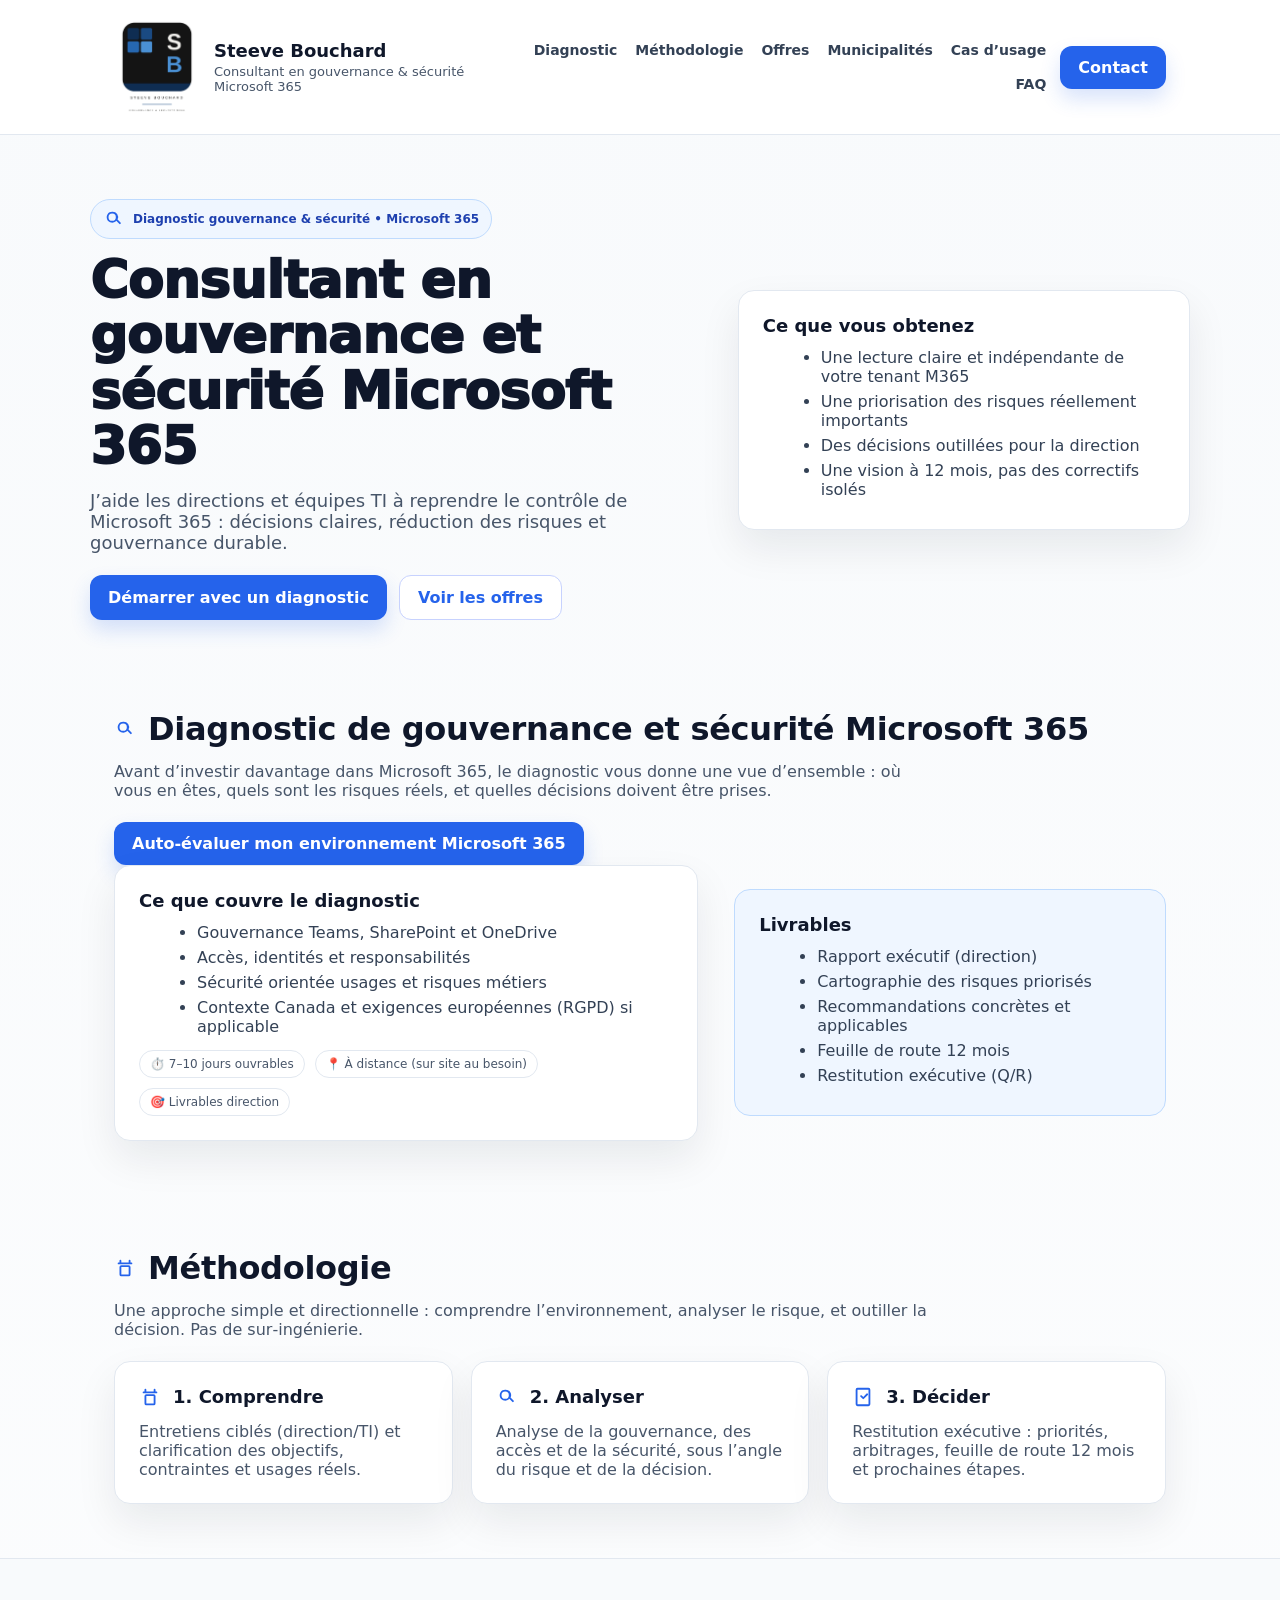
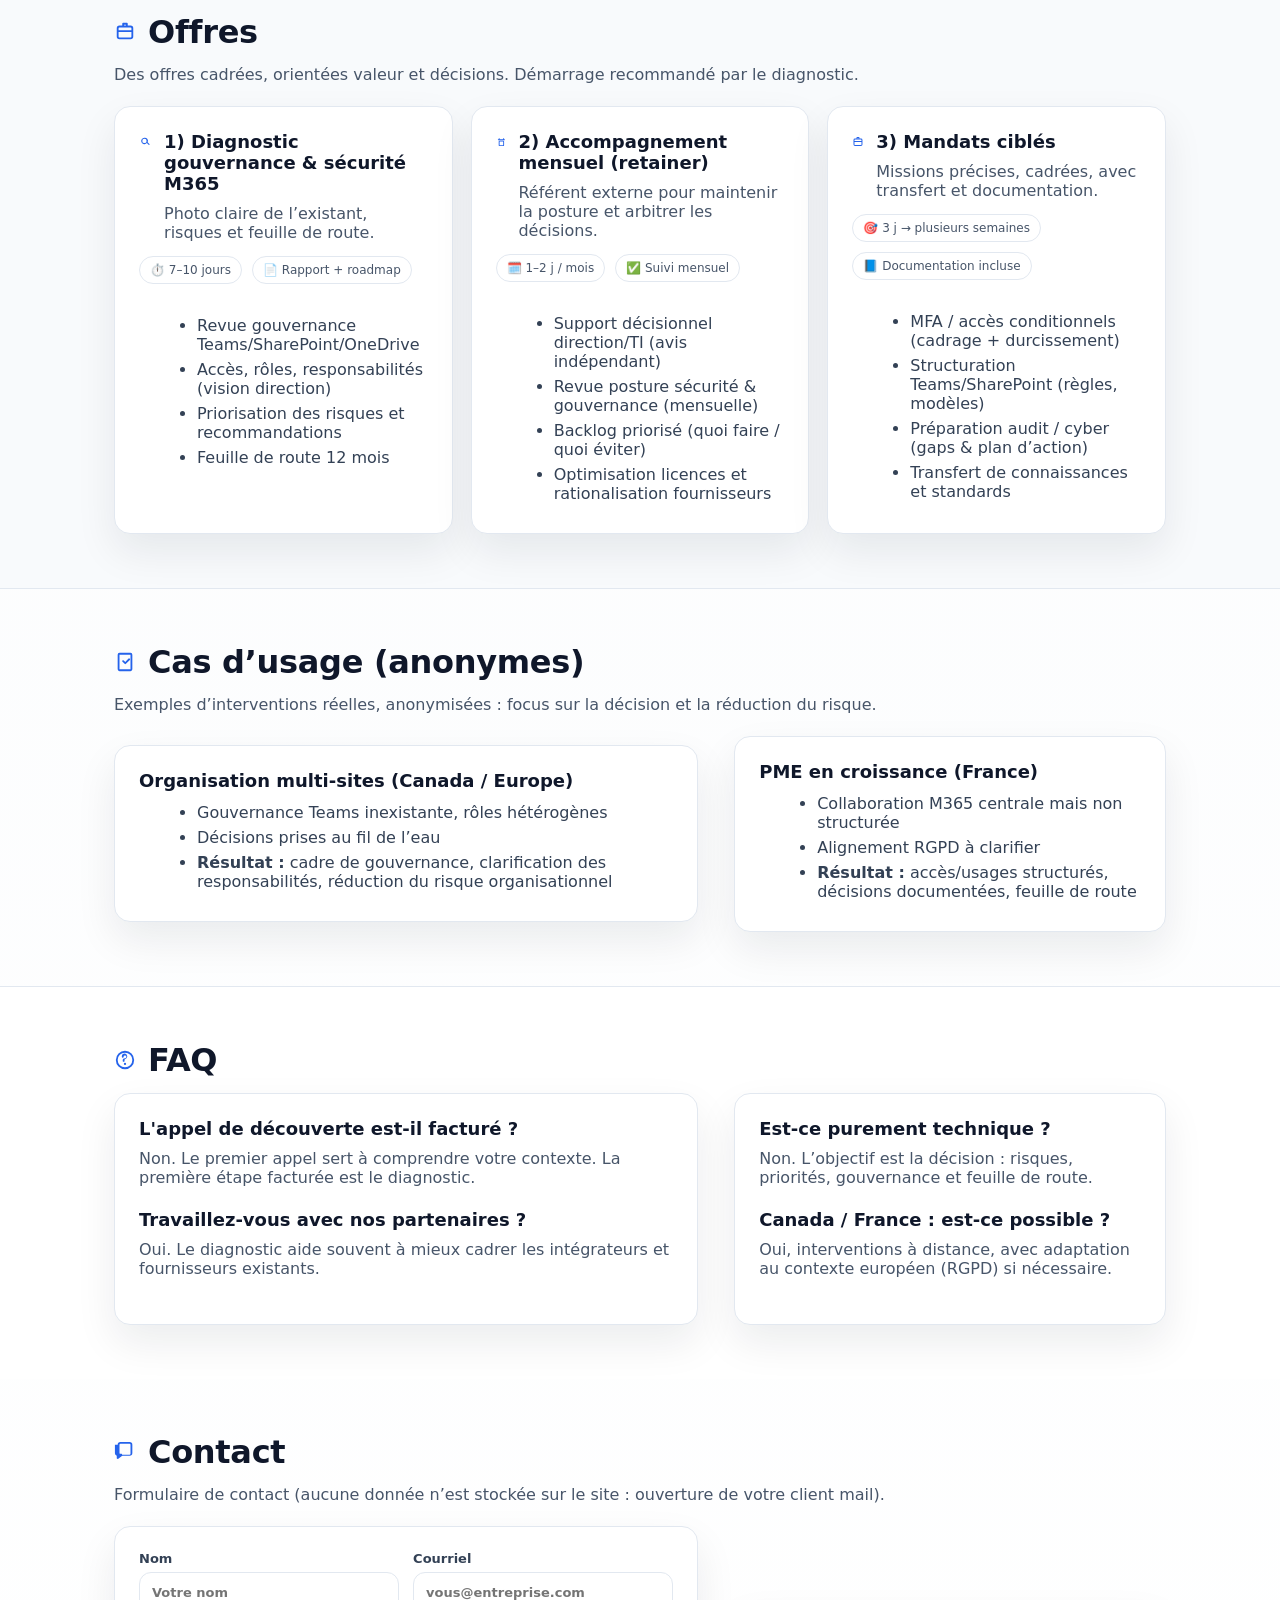
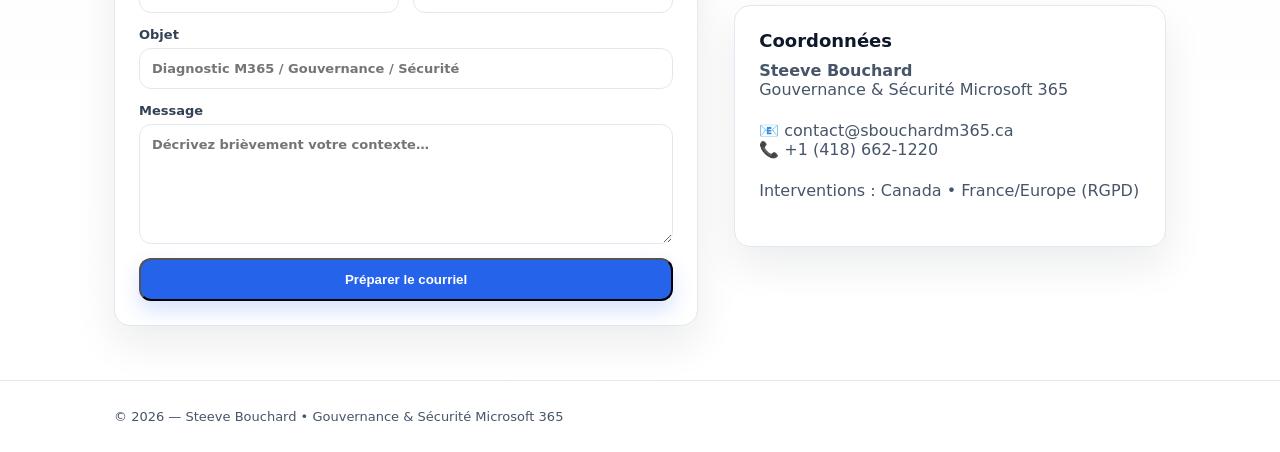
<file: index.html>
<!doctype html>
<html lang="fr-CA">
<!-- Schema ProfessionalService + Person -->
<script type="application/ld+json">
{
  "@context": "https://schema.org",
  "@type": "ProfessionalService",
  "name": "SBouchard M365",
  "url": "https://sbouchardm365.ca",
  "logo": "https://sbouchardm365.ca/assets/steeve_bouchard_logo_final.png",
  "description": "Conseil en gouvernance et sécurité Microsoft 365 pour PME et organisations.",
  "areaServed": { "@type": "AdministrativeArea", "name": "Québec" },
  "provider": {
    "@type": "Person",
    "name": "Steeve Bouchard",
    "jobTitle": "Consultant en gouvernance et sécurité Microsoft 365",
    "email": "contact@sbouchardm365.ca",
    "telephone": "+1-418-662-1220",
    "url": "https://sbouchardm365.ca"
  },
  "serviceType": [
    "Gouvernance Microsoft 365",
    "Sécurité Microsoft 365",
    "Diagnostic M365",
    "Accompagnement direction TI"
  ]
}
</script>

<!-- Schema FAQ -->
<script type="application/ld+json">
{
  "@context": "https://schema.org",
  "@type": "FAQPage",
  "mainEntity": [
    {
      "@type": "Question",
      "name": "Est-ce que le diagnostic Microsoft 365 est obligatoire avant un mandat ?",
      "acceptedAnswer": {
        "@type": "Answer",
        "text": "Oui. Le diagnostic constitue le point d’entrée recommandé afin d’évaluer la gouvernance, la sécurité et les risques avant toute intervention."
      }
    },
    {
      "@type": "Question",
      "name": "Travaillez-vous avec nos intégrateurs ou partenaires Microsoft existants ?",
      "acceptedAnswer": {
        "@type": "Answer",
        "text": "Oui. Le diagnostic permet de mieux cadrer le travail des intégrateurs et partenaires Microsoft déjà en place."
      }
    },
    {
      "@type": "Question",
      "name": "La gouvernance Microsoft 365 est-elle seulement une question technique ?",
      "acceptedAnswer": {
        "@type": "Answer",
        "text": "Non. La gouvernance Microsoft 365 est d’abord une question de décisions, de rôles et de responsabilités."
      }
    }
  ]
}
</script>

<head>
  <meta name="author" content="Steeve Bouchard" />
  <meta charset="utf-8" />
  <meta name="viewport" content="width=device-width, initial-scale=1" />
  <title>Consultant Microsoft 365 – Gouvernance & Sécurité | Steeve Bouchard M365</title>
  <meta name="description" content="Consultant en gouvernance et sécurité Microsoft 365. Diagnostic, accompagnement et mandats ciblés pour PME et organisations au Québec." />

  <link rel="stylesheet" href="/assets/css/main.css">

</head>
<body>

<header>
  <div class="container">
    <div class="bar">
      <a class="brand" href="#top">
        <img src="assets/steeve_bouchard_logo_final.png" alt="Logo Steeve Bouchard" />
        <div>
          <div class="name">Steeve Bouchard</div>
          <div class="tag">Consultant en gouvernance & sécurité Microsoft 365</div>
        </div>
      </a>
      <nav class="links" aria-label="Navigation">
        <a href="#diagnostic">Diagnostic</a>
        <a href="#methodologie">Méthodologie</a>
        <a href="#offres">Offres</a>
		<a href="/municipalites.html">Municipalités</a>
        <a href="#cas">Cas d’usage</a>
        <a href="#faq">FAQ</a>
      </nav>
      <a class="btn" href="#contact">Contact</a>
    </div>
  </div>
</header>

<main>
  <div id="top" class="container hero">
    <div class="grid2">
      <div>
        <div class="pill"><svg class='icon' viewBox='0 0 24 24' aria-hidden='true'><path d='M10 4a6 6 0 104.472 10.03l3.249 3.25a1 1 0 001.414-1.415l-3.25-3.249A6 6 0 0010 4zm0 2a4 4 0 110 8 4 4 0 010-8z'/></svg> Diagnostic gouvernance & sécurité • Microsoft 365</div>
        <h1>Consultant en gouvernance et sécurité Microsoft 365</h1>
        <p class="lead">J’aide les directions et équipes TI à reprendre le contrôle de Microsoft 365 : décisions claires, réduction des risques et gouvernance durable.</p>
        <div style="display:flex;gap:12px;flex-wrap:wrap">
          <a class="btn" href="#diagnostic">Démarrer avec un diagnostic</a>
          <a class="btn secondary" href="#offres">Voir les offres</a>
        </div>
      </div>
      <div class="card">
        <h3>Ce que vous obtenez</h3>
        <ul>
          <li>Une lecture claire et indépendante de votre tenant M365</li>
          <li>Une priorisation des risques réellement importants</li>
          <li>Des décisions outillées pour la direction</li>
          <li>Une vision à 12 mois, pas des correctifs isolés</li>
        </ul>
      </div>
    </div>
  </div>

  <section id="diagnostic">
    <div class="container">
      <div class="section-title"><svg class='icon' viewBox='0 0 24 24' aria-hidden='true'><path d='M10 4a6 6 0 104.472 10.03l3.249 3.25a1 1 0 001.414-1.415l-3.25-3.249A6 6 0 0010 4zm0 2a4 4 0 110 8 4 4 0 010-8z'/></svg><h2>Diagnostic de gouvernance et sécurité Microsoft 365</h2></div>
      <p class="sub">Avant d’investir davantage dans Microsoft 365, le diagnostic vous donne une vue d’ensemble : où vous en êtes, quels sont les risques réels, et quelles décisions doivent être prises.</p>
      <!-- ✅ CTA ajouté -->
	  <a href="/diagnostic/" class="btn primary">
		Auto‑évaluer mon environnement Microsoft 365
      </a>

	  <div class="grid2">
        <div class="card">
          <h3>Ce que couvre le diagnostic</h3>
          <ul>
            <li>Gouvernance Teams, SharePoint et OneDrive</li>
            <li>Accès, identités et responsabilités</li>
            <li>Sécurité orientée usages et risques métiers</li>
            <li>Contexte Canada et exigences européennes (RGPD) si applicable</li>
          </ul>
          <div class="meta" style="margin-top:14px">
            <span class="badge">⏱️ 7–10 jours ouvrables</span>
            <span class="badge">📍 À distance (sur site au besoin)</span>
            <span class="badge">🎯 Livrables direction</span>
          </div>
        </div>
        <div class="card soft">
          <h3>Livrables</h3>
          <ul>
            <li>Rapport exécutif (direction)</li>
            <li>Cartographie des risques priorisés</li>
            <li>Recommandations concrètes et applicables</li>
            <li>Feuille de route 12 mois</li>
            <li>Restitution exécutive (Q/R)</li>
          </ul>
        </div>
      </div>
    </div>
  </section>

  <section id="methodologie">
    <div class="container">
      <div class="section-title"><svg class='icon' viewBox='0 0 24 24' aria-hidden='true'><path d='M7 3a1 1 0 011 1v2h8V4a1 1 0 112 0v2h1a1 1 0 110 2H5a1 1 0 110-2h1V4a1 1 0 011-1zm-1 8a2 2 0 012-2h8a2 2 0 012 2v8a2 2 0 01-2 2H8a2 2 0 01-2-2v-8zm2 0v8h8v-8H8z'/></svg><h2>Méthodologie</h2></div>
      <p class="sub">Une approche simple et directionnelle : comprendre l’environnement, analyser le risque, et outiller la décision. Pas de sur‑ingénierie.</p>
      <div class="grid3">
        <div class="card">
          <div class="section-title"><svg class='icon' viewBox='0 0 24 24' aria-hidden='true'><path d='M7 3a1 1 0 011 1v2h8V4a1 1 0 112 0v2h1a1 1 0 110 2H5a1 1 0 110-2h1V4a1 1 0 011-1zm-1 8a2 2 0 012-2h8a2 2 0 012 2v8a2 2 0 01-2 2H8a2 2 0 01-2-2v-8zm2 0v8h8v-8H8z'/></svg><h3 style="margin:0">1. Comprendre</h3></div>
          <p style="margin:0;color:var(--muted)">Entretiens ciblés (direction/TI) et clarification des objectifs, contraintes et usages réels.</p>
        </div>
        <div class="card">
          <div class="section-title"><svg class='icon' viewBox='0 0 24 24' aria-hidden='true'><path d='M10 4a6 6 0 104.472 10.03l3.249 3.25a1 1 0 001.414-1.415l-3.25-3.249A6 6 0 0010 4zm0 2a4 4 0 110 8 4 4 0 010-8z'/></svg><h3 style="margin:0">2. Analyser</h3></div>
          <p style="margin:0;color:var(--muted)">Analyse de la gouvernance, des accès et de la sécurité, sous l’angle du risque et de la décision.</p>
        </div>
        <div class="card">
          <div class="section-title"><svg class='icon' viewBox='0 0 24 24' aria-hidden='true'><path d='M9 11a1 1 0 011.707-.707l1.586 1.586 3.586-3.586A1 1 0 0117.293 9.7l-4.293 4.293a1 1 0 01-1.414 0L9 11.414A1 1 0 019 11z'/><path d='M6 2h12a2 2 0 012 2v16a2 2 0 01-2 2H6a2 2 0 01-2-2V4a2 2 0 012-2zm0 2v16h12V4H6z'/></svg><h3 style="margin:0">3. Décider</h3></div>
          <p style="margin:0;color:var(--muted)">Restitution exécutive : priorités, arbitrages, feuille de route 12 mois et prochaines étapes.</p>
        </div>
      </div>
    </div>
  </section>

  <section id="offres" style="background:#f8fafc;border-top:1px solid var(--border);border-bottom:1px solid var(--border)">
    <div class="container">
      <div class="section-title"><svg class='icon' viewBox='0 0 24 24' aria-hidden='true'><path d='M10 2a1 1 0 00-1 1v2H6a3 3 0 00-3 3v9a3 3 0 003 3h12a3 3 0 003-3V8a3 3 0 00-3-3h-3V3a1 1 0 00-1-1h-4zm1 3V4h2v1h-2zM6 7h12a1 1 0 011 1v2H5V8a1 1 0 011-1zm13 5v5a1 1 0 01-1 1H6a1 1 0 01-1-1v-5h14z'/></svg><h2>Offres</h2></div>
      <p class="sub">Des offres cadrées, orientées valeur et décisions. Démarrage recommandé par le diagnostic.</p>
      <div class="grid3">
        <div class="card offer">
          <div class="top"><svg class='icon' viewBox='0 0 24 24' aria-hidden='true'><path d='M10 4a6 6 0 104.472 10.03l3.249 3.25a1 1 0 001.414-1.415l-3.25-3.249A6 6 0 0010 4zm0 2a4 4 0 110 8 4 4 0 010-8z'/></svg><div><h3>1) Diagnostic gouvernance & sécurité M365</h3><p>Photo claire de l’existant, risques et feuille de route.</p></div></div>
          <div class="meta"><span class="badge">⏱️ 7–10 jours</span><span class="badge">📄 Rapport + roadmap</span></div>
          <ul>
            <li>Revue gouvernance Teams/SharePoint/OneDrive</li>
            <li>Accès, rôles, responsabilités (vision direction)</li>
            <li>Priorisation des risques et recommandations</li>
            <li>Feuille de route 12 mois</li>
          </ul>
        </div>
        <div class="card offer">
          <div class="top"><svg class='icon' viewBox='0 0 24 24' aria-hidden='true'><path d='M7 3a1 1 0 011 1v2h8V4a1 1 0 112 0v2h1a1 1 0 110 2H5a1 1 0 110-2h1V4a1 1 0 011-1zm-1 8a2 2 0 012-2h8a2 2 0 012 2v8a2 2 0 01-2 2H8a2 2 0 01-2-2v-8zm2 0v8h8v-8H8z'/></svg><div><h3>2) Accompagnement mensuel (retainer)</h3><p>Référent externe pour maintenir la posture et arbitrer les décisions.</p></div></div>
          <div class="meta"><span class="badge">🗓️ 1–2 j / mois</span><span class="badge">✅ Suivi mensuel</span></div>
          <ul>
            <li>Support décisionnel direction/TI (avis indépendant)</li>
            <li>Revue posture sécurité & gouvernance (mensuelle)</li>
            <li>Backlog priorisé (quoi faire / quoi éviter)</li>
            <li>Optimisation licences et rationalisation fournisseurs</li>
          </ul>
        </div>
        <div class="card offer">
          <div class="top"><svg class='icon' viewBox='0 0 24 24' aria-hidden='true'><path d='M10 2a1 1 0 00-1 1v2H6a3 3 0 00-3 3v9a3 3 0 003 3h12a3 3 0 003-3V8a3 3 0 00-3-3h-3V3a1 1 0 00-1-1h-4zm1 3V4h2v1h-2zM6 7h12a1 1 0 011 1v2H5V8a1 1 0 011-1zm13 5v5a1 1 0 01-1 1H6a1 1 0 01-1-1v-5h14z'/></svg><div><h3>3) Mandats ciblés</h3><p>Missions précises, cadrées, avec transfert et documentation.</p></div></div>
          <div class="meta"><span class="badge">🎯 3 j → plusieurs semaines</span><span class="badge">📘 Documentation incluse</span></div>
          <ul>
            <li>MFA / accès conditionnels (cadrage + durcissement)</li>
            <li>Structuration Teams/SharePoint (règles, modèles)</li>
            <li>Préparation audit / cyber (gaps & plan d’action)</li>
            <li>Transfert de connaissances et standards</li>
          </ul>
        </div>
      </div>
    </div>
  </section>

  <section id="cas">
    <div class="container">
      <div class="section-title"><svg class='icon' viewBox='0 0 24 24' aria-hidden='true'><path d='M9 11a1 1 0 011.707-.707l1.586 1.586 3.586-3.586A1 1 0 0117.293 9.7l-4.293 4.293a1 1 0 01-1.414 0L9 11.414A1 1 0 019 11z'/><path d='M6 2h12a2 2 0 012 2v16a2 2 0 01-2 2H6a2 2 0 01-2-2V4a2 2 0 012-2zm0 2v16h12V4H6z'/></svg><h2>Cas d’usage (anonymes)</h2></div>
      <p class="sub">Exemples d’interventions réelles, anonymisées : focus sur la décision et la réduction du risque.</p>
      <div class="grid2">
        <div class="card">
          <h3>Organisation multi‑sites (Canada / Europe)</h3>
          <ul>
            <li>Gouvernance Teams inexistante, rôles hétérogènes</li>
            <li>Décisions prises au fil de l’eau</li>
            <li><strong>Résultat :</strong> cadre de gouvernance, clarification des responsabilités, réduction du risque organisationnel</li>
          </ul>
        </div>
        <div class="card">
          <h3>PME en croissance (France)</h3>
          <ul>
            <li>Collaboration M365 centrale mais non structurée</li>
            <li>Alignement RGPD à clarifier</li>
            <li><strong>Résultat :</strong> accès/usages structurés, décisions documentées, feuille de route</li>
          </ul>
        </div>
      </div>
    </div>
  </section>

  <section id="faq" style="background:#fff;border-top:1px solid var(--border)">
    <div class="container">
      <div class="section-title"><svg class='icon' viewBox='0 0 24 24' aria-hidden='true'><path d='M12 2a10 10 0 100 20 10 10 0 000-20zm0 18a8 8 0 110-16 8 8 0 010 16zm0-5a1.25 1.25 0 100 2.5A1.25 1.25 0 0012 15zm0-10a3.5 3.5 0 00-3.5 3.5 1 1 0 102 0A1.5 1.5 0 1112 10c-1.6 0-2.5.9-2.5 2.2V13a1 1 0 102 0v-.8c0-.6.2-.8.5-1 .9-.5 2.5-1.4 2.5-3.2A3.5 3.5 0 0012 5z'/></svg><h2>FAQ</h2></div>
      <div class="grid2">
        <div class="card">
          <h3>L'appel de découverte est-il facturé ?</h3>
          <p class="sub">Non. Le premier appel sert à comprendre votre contexte. La première étape facturée est le diagnostic.</p>
          <h3 style="margin-top:16px">Travaillez-vous avec nos partenaires ?</h3>
          <p class="sub">Oui. Le diagnostic aide souvent à mieux cadrer les intégrateurs et fournisseurs existants.</p>
        </div>
        <div class="card">
          <h3>Est-ce purement technique ?</h3>
          <p class="sub">Non. L’objectif est la décision : risques, priorités, gouvernance et feuille de route.</p>
          <h3 style="margin-top:16px">Canada / France : est-ce possible ?</h3>
          <p class="sub">Oui, interventions à distance, avec adaptation au contexte européen (RGPD) si nécessaire.</p>
        </div>
      </div>
    </div>
  </section>

  <section id="contact">
    <div class="container">
      <div class="section-title"><svg class='icon' viewBox='0 0 24 24' aria-hidden='true'><path d='M4 4a3 3 0 013-3h10a3 3 0 013 3v9a3 3 0 01-3 3H9l-4.3 3.23A1 1 0 013 18.7V16a3 3 0 01-2-3V4zm3-1a1 1 0 00-1 1v9a1 1 0 001 1h1a1 1 0 011 1v1.7L8.9 15.2A1 1 0 019.5 15H17a1 1 0 001-1V4a1 1 0 00-1-1H7z'/></svg><h2>Contact</h2></div>
      <p class="sub">Formulaire de contact (aucune donnée n’est stockée sur le site : ouverture de votre client mail).</p>
      <div class="grid2">
        <div class="card">
          <form id="contactForm">
            <div class="form-row">
              <label>Nom
                <input name="name" required placeholder="Votre nom" />
              </label>
              <label>Courriel
                <input name="email" type="email" required placeholder="vous@entreprise.com" />
              </label>
            </div>
            <label>Objet
              <input name="subject" placeholder="Diagnostic M365 / Gouvernance / Sécurité" />
            </label>
            <label>Message
              <textarea name="message" required placeholder="Décrivez brièvement votre contexte…"></textarea>
            </label>
            <button class="btn" type="submit">Préparer le courriel</button>
            <div class="success" id="success">✓ Votre client mail va s’ouvrir avec le message prérempli.</div>
          </form>
        </div>
        <div class="card">
          <h3>Coordonnées</h3>
          <p class="sub"><strong>Steeve Bouchard</strong><br>Gouvernance & Sécurité Microsoft 365</p>
          <p class="sub">📧 <a href="mailto:contact@sbouchardm365.ca">contact@sbouchardm365.ca</a><br>📞 +1 (418) 662-1220</p>
          <p class="sub">Interventions : Canada • France/Europe (RGPD)</p>
        </div>
      </div>
    </div>
  </section>
</main>

<footer>
  <div class="container">© 2026 — Steeve Bouchard • Gouvernance & Sécurité Microsoft 365</div>
</footer>

<script>
(function(){
  const form = document.getElementById('contactForm');
  if(!form) return;
  form.addEventListener('submit', function(e){
    e.preventDefault();
    const fd = new FormData(form);
    const name = String(fd.get('name')||'').trim();
    const email = String(fd.get('email')||'').trim();
    const subject = String(fd.get('subject')||'Demande – Gouvernance & Sécurité Microsoft 365').trim();
    const message = String(fd.get('message')||'').trim();
    const to = 'contact@sbouchardm365.ca';
    const body = "Bonjour,

Je me présente : " + name + ".
Mon courriel : " + email + ".

Contexte / besoin :
" + message + "

Merci,";
    const url = 'mailto:' + encodeURIComponent(to) + '?subject=' + encodeURIComponent(subject) + '&body=' + encodeURIComponent(body);
    const ok = document.getElementById('success');
    if(ok) ok.style.display = 'block';
    window.location.href = url;
  });
})();
</script>

</body>
</html>
</file>
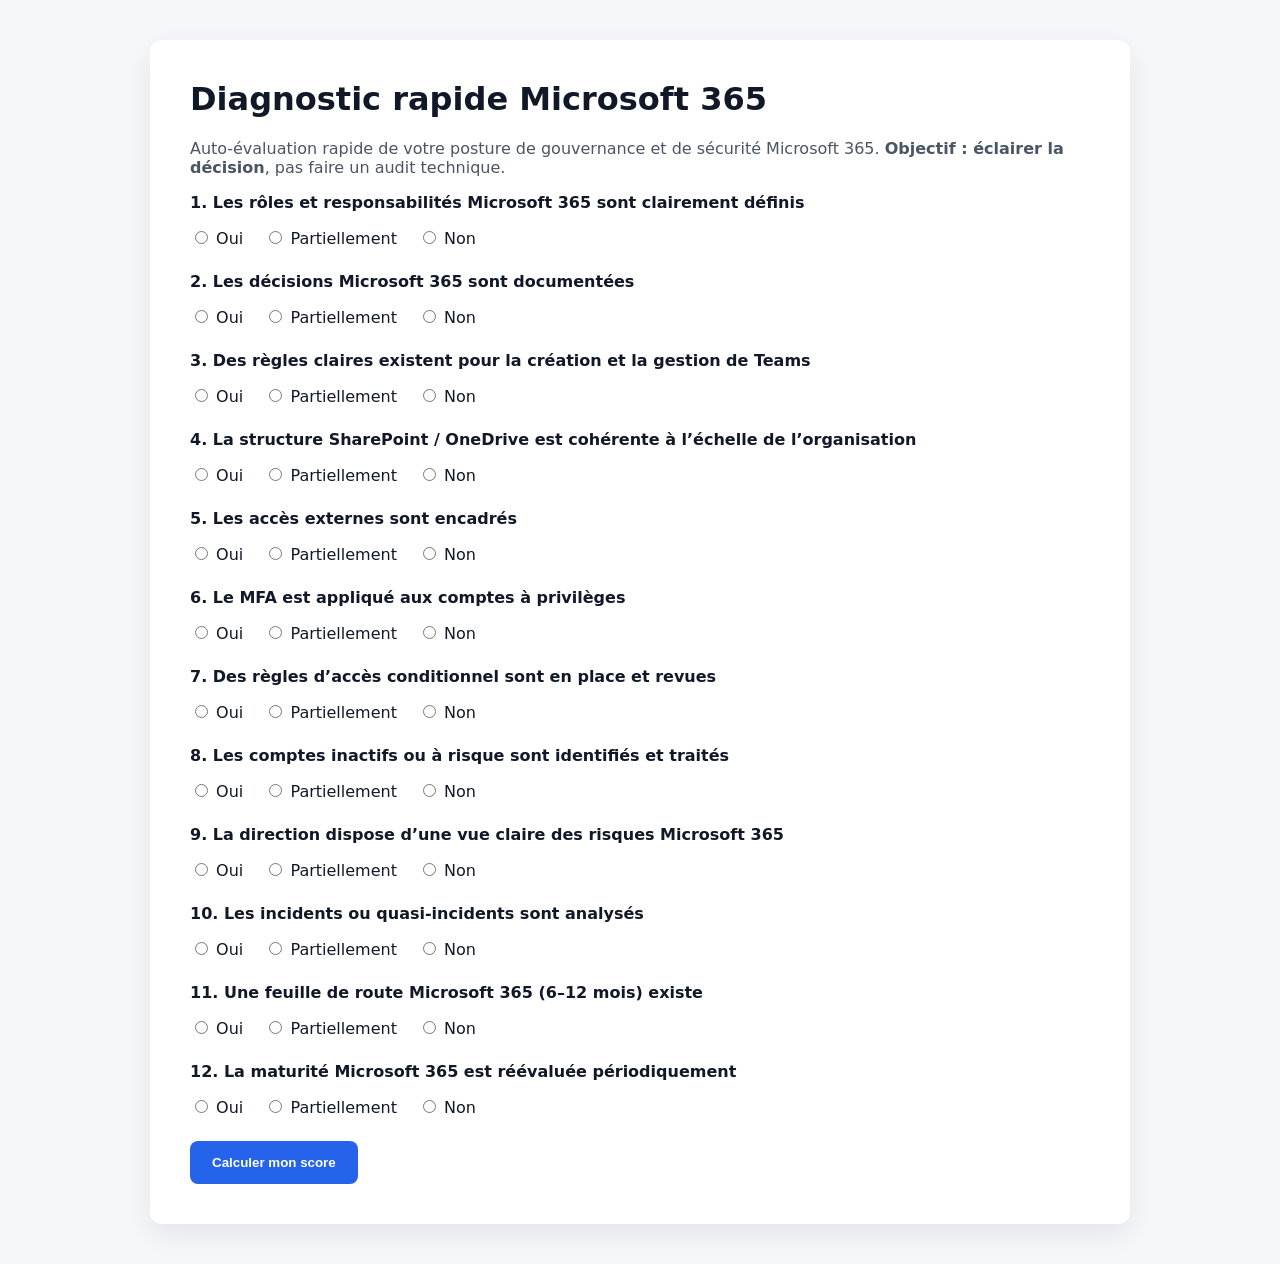
<file: diagnostic/index.html>
<!DOCTYPE html>
<html lang="fr">
<head>
  <meta charset="UTF-8">
  <title>Diagnostic Microsoft 365 – Gouvernance & Sécurité</title>
  <meta name="viewport" content="width=device-width, initial-scale=1">
  <link rel="stylesheet" href="./style.css">
</head>
<body>

<div class="container">
  <h1>Diagnostic rapide Microsoft 365</h1>
  <p class="intro">
    Auto‑évaluation rapide de votre posture de gouvernance et de sécurité Microsoft 365.
    <strong>Objectif : éclairer la décision</strong>, pas faire un audit technique.
  </p>

  <form id="diagnostic">

    <!-- QUESTIONS -->
    <div class="question">
      <p>1. Les rôles et responsabilités Microsoft 365 sont clairement définis</p>
      <label><input type="radio" name="q0" value="2"> Oui</label>
      <label><input type="radio" name="q0" value="1"> Partiellement</label>
      <label><input type="radio" name="q0" value="0"> Non</label>
    </div>

    <div class="question">
      <p>2. Les décisions Microsoft 365 sont documentées</p>
      <label><input type="radio" name="q1" value="2"> Oui</label>
      <label><input type="radio" name="q1" value="1"> Partiellement</label>
      <label><input type="radio" name="q1" value="0"> Non</label>
    </div>

    <div class="question">
      <p>3. Des règles claires existent pour la création et la gestion de Teams</p>
      <label><input type="radio" name="q2" value="2"> Oui</label>
      <label><input type="radio" name="q2" value="1"> Partiellement</label>
      <label><input type="radio" name="q2" value="0"> Non</label>
    </div>

    <div class="question">
      <p>4. La structure SharePoint / OneDrive est cohérente à l’échelle de l’organisation</p>
      <label><input type="radio" name="q3" value="2"> Oui</label>
      <label><input type="radio" name="q3" value="1"> Partiellement</label>
      <label><input type="radio" name="q3" value="0"> Non</label>
    </div>

    <div class="question">
      <p>5. Les accès externes sont encadrés</p>
      <label><input type="radio" name="q4" value="2"> Oui</label>
      <label><input type="radio" name="q4" value="1"> Partiellement</label>
      <label><input type="radio" name="q4" value="0"> Non</label>
    </div>

    <div class="question">
      <p>6. Le MFA est appliqué aux comptes à privilèges</p>
      <label><input type="radio" name="q5" value="2"> Oui</label>
      <label><input type="radio" name="q5" value="1"> Partiellement</label>
      <label><input type="radio" name="q5" value="0"> Non</label>
    </div>

    <div class="question">
      <p>7. Des règles d’accès conditionnel sont en place et revues</p>
      <label><input type="radio" name="q6" value="2"> Oui</label>
      <label><input type="radio" name="q6" value="1"> Partiellement</label>
      <label><input type="radio" name="q6" value="0"> Non</label>
    </div>

    <div class="question">
      <p>8. Les comptes inactifs ou à risque sont identifiés et traités</p>
      <label><input type="radio" name="q7" value="2"> Oui</label>
      <label><input type="radio" name="q7" value="1"> Partiellement</label>
      <label><input type="radio" name="q7" value="0"> Non</label>
    </div>

    <div class="question">
      <p>9. La direction dispose d’une vue claire des risques Microsoft 365</p>
      <label><input type="radio" name="q8" value="2"> Oui</label>
      <label><input type="radio" name="q8" value="1"> Partiellement</label>
      <label><input type="radio" name="q8" value="0"> Non</label>
    </div>

    <div class="question">
      <p>10. Les incidents ou quasi‑incidents sont analysés</p>
      <label><input type="radio" name="q9" value="2"> Oui</label>
      <label><input type="radio" name="q9" value="1"> Partiellement</label>
      <label><input type="radio" name="q9" value="0"> Non</label>
    </div>

    <div class="question">
      <p>11. Une feuille de route Microsoft 365 (6–12 mois) existe</p>
      <label><input type="radio" name="q10" value="2"> Oui</label>
      <label><input type="radio" name="q10" value="1"> Partiellement</label>
      <label><input type="radio" name="q10" value="0"> Non</label>
    </div>

    <div class="question">
      <p>12. La maturité Microsoft 365 est réévaluée périodiquement</p>
      <label><input type="radio" name="q11" value="2"> Oui</label>
      <label><input type="radio" name="q11" value="1"> Partiellement</label>
      <label><input type="radio" name="q11" value="0"> Non</label>
    </div>

    <button type="button" class="btn-primary" onclick="calculateScore()">
      Calculer mon score
    </button>
  </form>

  <div id="result" class="result hidden"></div>
  
  <div id="lead" class="hidden">
	<div id="lead2>Recevoir une analyse personnalisée</h2>
	  <p>
		Je vous reviens avec une lecture claire des risques et
		des priorités adaptées à votre contexte.
	  </p>

	  <form
		action="https://forminit.com/f/s5nfpebsa2b"
		method="POST"
	  >
		<input
		  type="text"
		  name="fi-sender-fullName"
		  placeholder="Nom complet"
		  required
		>

		<input
		  type="email"
		  name="fi-sender-email"
		  placeholder="Courriel professionnel"
		  required
		>

		<textarea
		  name="fi-text-context"
		  placeholder="Contexte / organisation (optionnel)"
		></textarea>

		<!-- Champs remplis automatiquement -->
		<input type="hidden" name="fi-meta-score" id="leadScore">
		<input type="hidden" name="fi-meta-answers" id="leadAnswers">

		<button type="submit" class="btn-secondary">
		  Recevoir l’analyse détaillée
		</button>
	  </form>
	</div>

  
  
  
  
  
</div>

<script src="./script.js"></script>
</body>
</html>
</file>
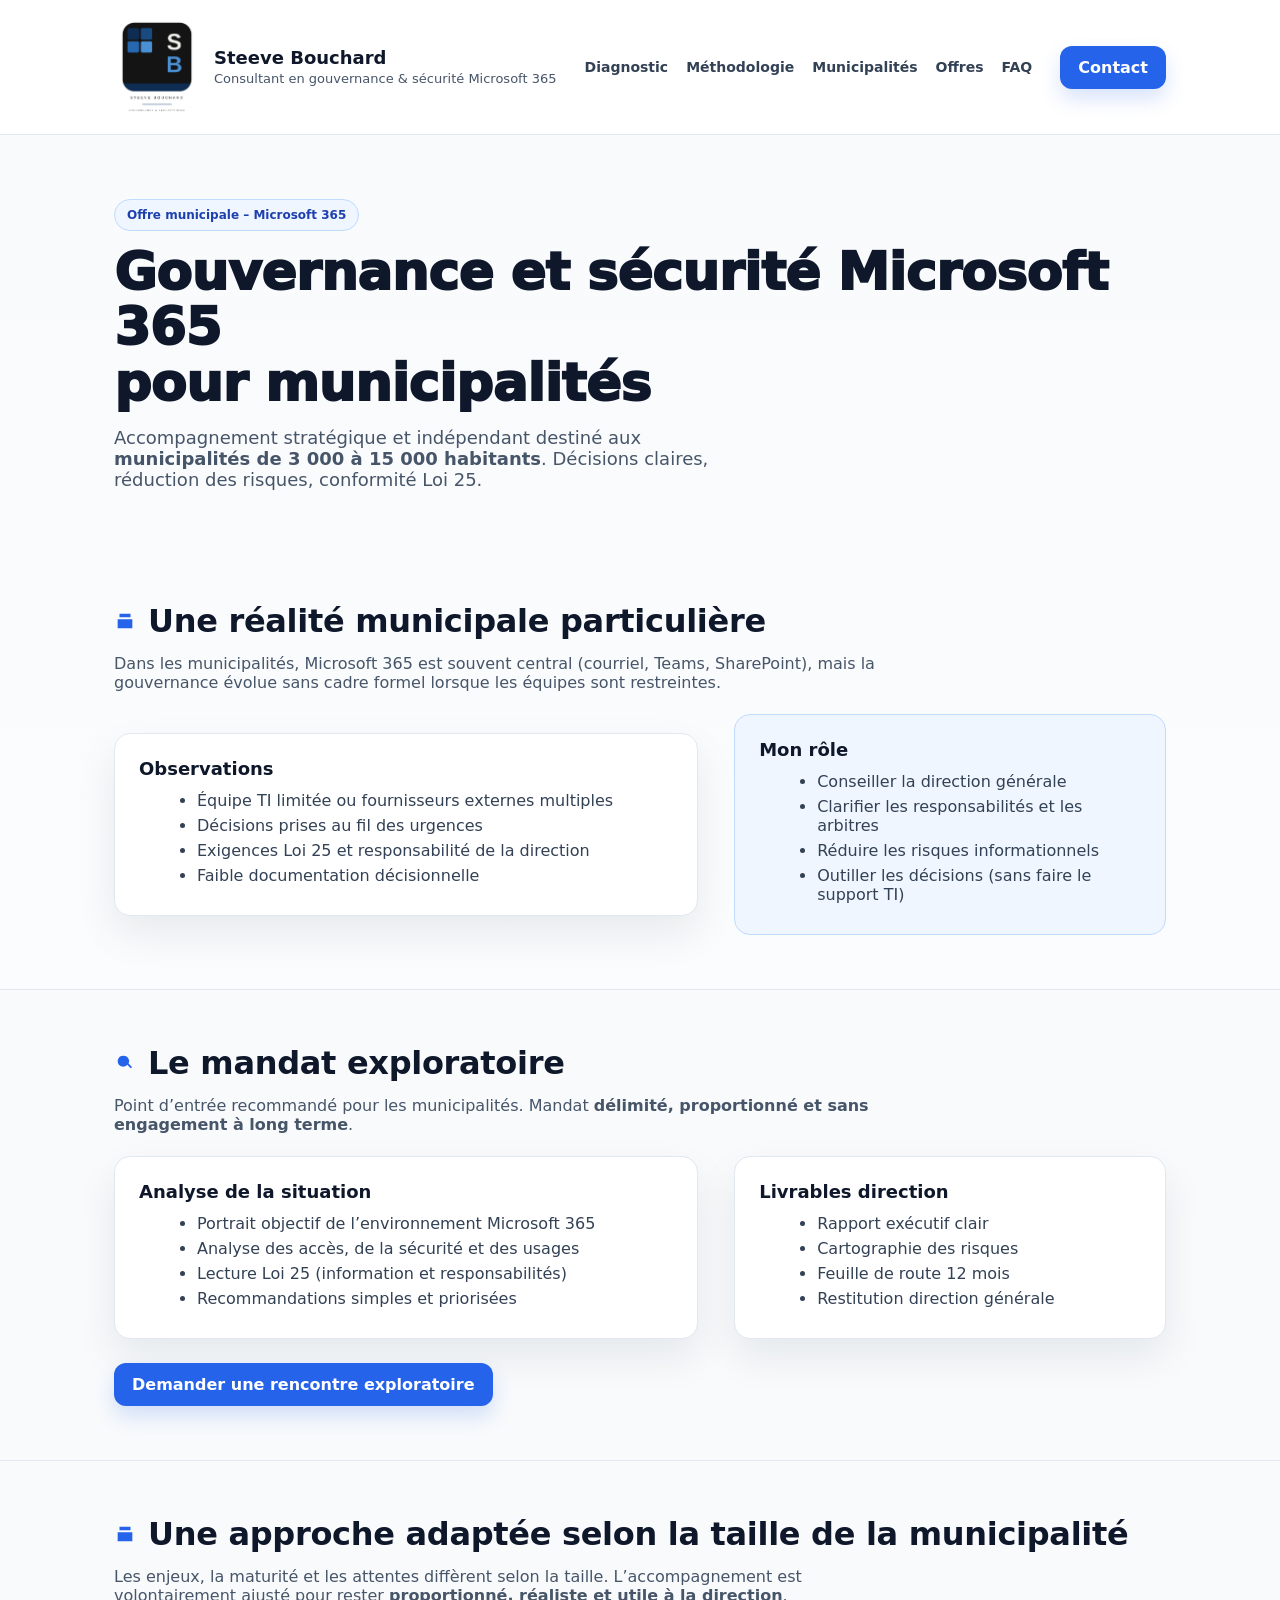
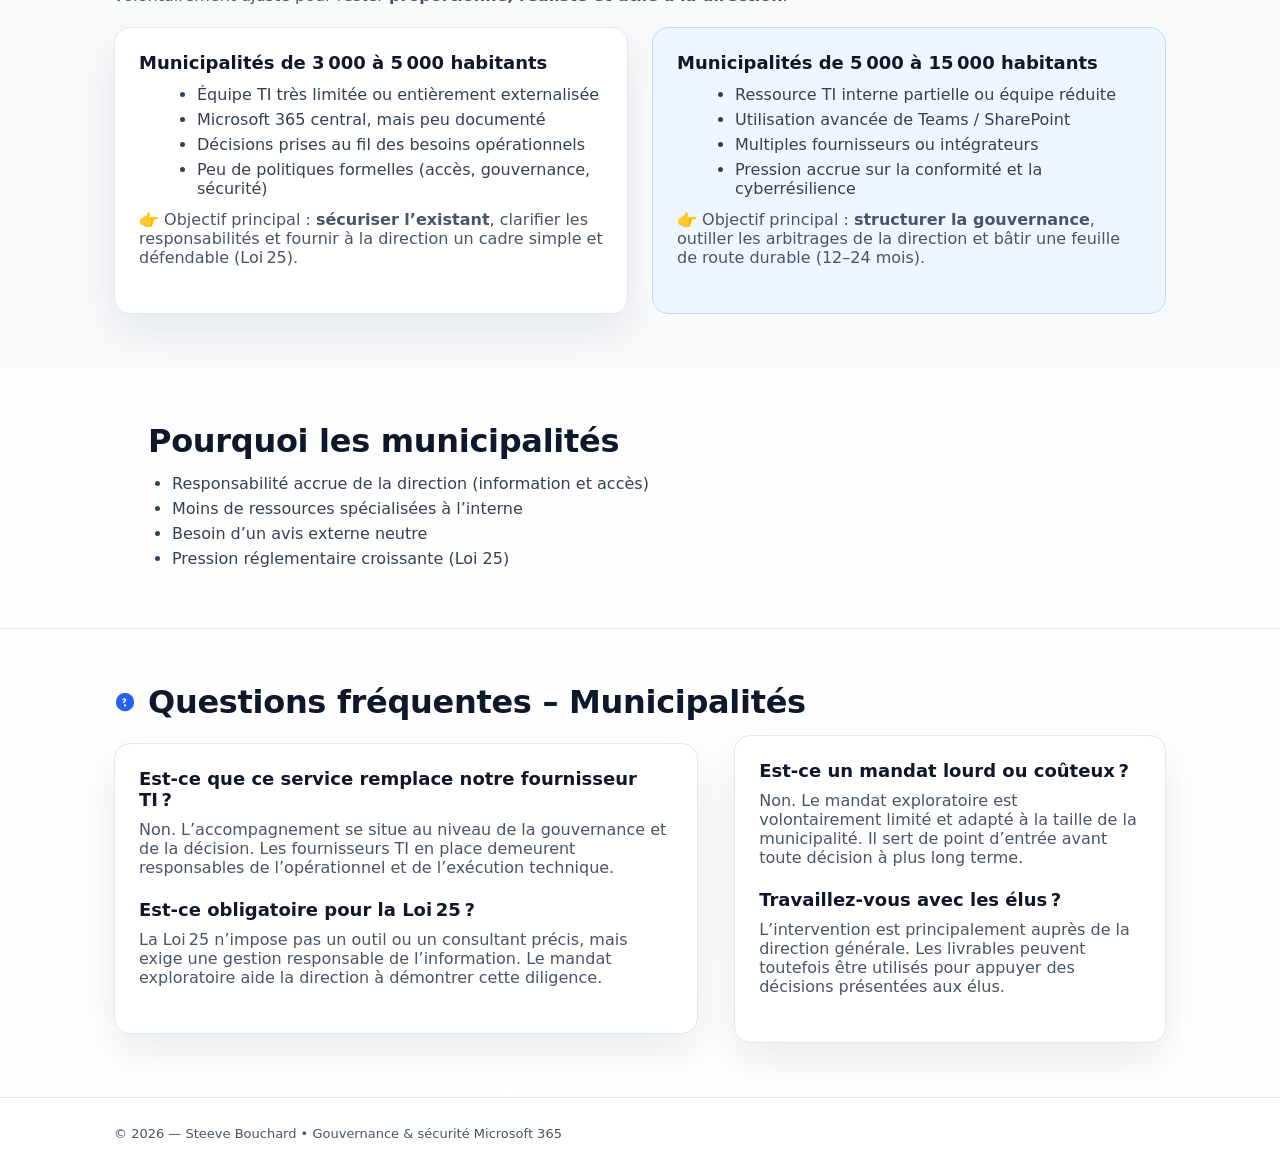
<file: municipalites.html>
<!doctype html>
<html lang="fr-CA">
<head>
  <meta charset="utf-8" />
  <meta name="viewport" content="width=device-width, initial-scale=1" />

  <title>Municipalités – Gouvernance et sécurité Microsoft 365 | Steeve Bouchard</title>

  <meta name="description"
    content="Accompagnement en gouvernance et sécurité Microsoft 365 pour municipalités québécoises (3 000 à 15 000 habitants). Mandat exploratoire, Loi 25, décisions directionnelles." />

  <!-- SEO local / sectoriel -->
  <meta name="keywords"
    content="gouvernance Microsoft 365 municipalité, sécurité M365 municipalités, Loi 25 municipalité, consultant Microsoft 365 municipal" />

  <!-- Schema – Service municipal -->
  <script type="application/ld+json">
	{
	  "@context": "https://schema.org",
	  "@type": "FAQPage",
	  "mainEntity": [
		{
		  "@type": "Question",
		  "name": "Est-ce que ce service remplace notre fournisseur TI ?",
		  "acceptedAnswer": {
			"@type": "Answer",
			"text": "Non. L’accompagnement est stratégique et décisionnel. Les fournisseurs TI existants demeurent responsables de l’opérationnel."
		  }
		},
		{
		  "@type": "Question",
		  "name": "Est-ce obligatoire pour la Loi 25 ?",
		  "acceptedAnswer": {
			"@type": "Answer",
			"text": "La Loi 25 exige une gestion responsable de l’information. Le mandat exploratoire aide la direction à démontrer cette diligence."
		  }
		},
		{
		  "@type": "Question",
		  "name": "À qui s’adresse l’offre municipale ?",
		  "acceptedAnswer": {
			"@type": "Answer",
			"text": "Aux municipalités de 3 000 à 15 000 habitants utilisant Microsoft 365 et souhaitant structurer leur gouvernance et leur sécurité."
		  }
		}
	  ]
	}
	</script>
	
	<link rel="stylesheet" href="/assets/css/main.css">
	
</head>

<body>

<header>
  <div class="container">
    <div class="bar">
      <a class="brand" href="/">
        <img src="/assets/steeve_bouchard_logo_final.png" alt="Logo Steeve Bouchard" />
        <div>
          <div class="name">Steeve Bouchard</div>
          <div class="tag">Consultant en gouvernance & sécurité Microsoft 365</div>
        </div>
      </a>

      <nav class="links">
        <a href="/#diagnostic">Diagnostic</a>
        <a href="/#methodologie">Méthodologie</a>
        <a href="/municipalites.html">Municipalités</a>
        <a href="/#offres">Offres</a>
        <a href="/#faq">FAQ</a>
      </nav>

      <a class="btn" href="/#contact">Contact</a>
    </div>
  </div>
</header>

<main>

<section class="hero">
  <div class="container">
    <div class="pill">Offre municipale – Microsoft 365</div>
    <h1>Gouvernance et sécurité Microsoft 365<br>pour municipalités</h1>
    <p class="lead">
      Accompagnement stratégique et indépendant destiné aux
      <strong>municipalités de 3&nbsp;000 à 15&nbsp;000 habitants</strong>.
      Décisions claires, réduction des risques, conformité Loi&nbsp;25.
    </p>
  </div>
</section>

<section>
  <div class="container">
	<div class="section-title">
	  <svg class="icon" viewBox="0 0 24 24" aria-hidden="true">
		<path d="M4 10h16v10H4V10zm2-6h12v4H6V4z"/>
	  </svg>
	  <h2>Une réalité municipale particulière</h2>
	</div>

  <p class="sub">
	Dans les municipalités, Microsoft 365 est souvent central
	(courriel, Teams, SharePoint), mais la gouvernance évolue sans cadre
	formel lorsque les équipes sont restreintes.
  </p>
  <div class="grid2">
    <div class="card">
		<h3>Observations</h3>	
      <ul>
        <li>Équipe TI limitée ou fournisseurs externes multiples</li>
        <li>Décisions prises au fil des urgences</li>
        <li>Exigences Loi 25 et responsabilité de la direction</li>
        <li>Faible documentation décisionnelle</li>
      </ul>
    </div>

    <div class="card soft">
      <h3>Mon rôle</h3>
      <ul>
        <li>Conseiller la direction générale</li>
        <li>Clarifier les responsabilités et les arbitres</li>
        <li>Réduire les risques informationnels</li>
        <li>Outiller les décisions (sans faire le support TI)</li>
      </ul>
    </div>
</div>
  </div>
</section>

<section style="background:#f8fafc;border-top:1px solid var(--border)">
  <div class="container">
    <div class="section-title">
		
		<svg class="icon" viewBox="0 0 24 24" aria-hidden="true">
			<path d="M10 4a6 6 0 104.472 10.03l3.249 3.25a1 1 0 001.414-1.415l-3.25-3.249A6 6 0 0010 4z"/>
		</svg>

		<h2>Le mandat exploratoire</h2>
    </div>
		<p class="sub">
		  Point d’entrée recommandé pour les municipalités. Mandat
		  <strong>délimité, proportionné et sans engagement à long terme</strong>.
		</p>
	
    <div class="grid2">
      <div class="card">
		<h3>Analyse de la situation</h3>
        <ul>
          <li>Portrait objectif de l’environnement Microsoft 365</li>
          <li>Analyse des accès, de la sécurité et des usages</li>
          <li>Lecture Loi 25 (information et responsabilités)</li>
          <li>Recommandations simples et priorisées</li>
        </ul>
      </div>

      <div class="card">
        <h3>Livrables direction</h3>
        <ul>
          <li>Rapport exécutif clair</li>
          <li>Cartographie des risques</li>
          <li>Feuille de route 12 mois</li>
          <li>Restitution direction générale</li>
        </ul>
      </div>
    </div>

    <a href="/#contact" class="btn" style="margin-top:24px">
      Demander une rencontre exploratoire
    </a>
  </div>
</section>

<section style="background:#f8fafc;border-top:1px solid var(--border)">
  <div class="container">
    <div class="section-title">
	
		<svg class="icon" viewBox="0 0 24 24" aria-hidden="true">
			<path d="M4 10h16v10H4V10zm2-6h12v4H6V4z"/>
		</svg>

		<h2>Une approche adaptée selon la taille de la municipalité</h2>
    </div>
		<p class="sub">
		  Les enjeux, la maturité et les attentes diffèrent selon la taille.
		  L’accompagnement est volontairement ajusté pour rester
		  <strong>proportionné, réaliste et utile à la direction</strong>.
		</p>
	
    <div class="grid2 equal">

      <!-- 3 000 – 5 000 -->
      <div class="card">
        <h3>Municipalités de 3 000 à 5 000 habitants</h3>
        <ul>
          <li>Équipe TI très limitée ou entièrement externalisée</li>
          <li>Microsoft 365 central, mais peu documenté</li>
          <li>Décisions prises au fil des besoins opérationnels</li>
          <li>Peu de politiques formelles (accès, gouvernance, sécurité)</li>
        </ul>
        <p class="sub" style="margin-top:12px">
          👉 Objectif principal : <strong>sécuriser l’existant</strong>,
          clarifier les responsabilités et fournir à la direction un cadre
          simple et défendable (Loi 25).
        </p>
      </div>

      <!-- 5 000 – 15 000 -->
      <div class="card soft">
        <h3>Municipalités de 5 000 à 15 000 habitants</h3>
        <ul>
          <li>Ressource TI interne partielle ou équipe réduite</li>
          <li>Utilisation avancée de Teams / SharePoint</li>
          <li>Multiples fournisseurs ou intégrateurs</li>
          <li>Pression accrue sur la conformité et la cyberrésilience</li>
        </ul>
        <p class="sub" style="margin-top:12px">
          👉 Objectif principal : <strong>structurer la gouvernance</strong>,
          outiller les arbitrages de la direction et bâtir une feuille de route
          durable (12–24 mois).
        </p>
      </div>

    </div>
  </div>
</section>

<section>
  <div class="container">
    <div class="section-title">
	
	  <svg class="icon" viewBox="0 0 24 24" aria-hidden="true">
        <path d="M3 11h18M3 7h18M3 15h18"/>
      </svg>

      <h2>Pourquoi les municipalités</h2>
    </div>
    <ul>
      <li>Responsabilité accrue de la direction (information et accès)</li>
      <li>Moins de ressources spécialisées à l’interne</li>
      <li>Besoin d’un avis externe neutre</li>
      <li>Pression réglementaire croissante (Loi 25)</li>
    </ul>
  </div>
</section>

<section id="faq" style="border-top:1px solid var(--border)">
  <div class="container">
    <div class="section-title">
	
	  <svg class="icon" viewBox="0 0 24 24" aria-hidden="true">
        <path d="M12 2a10 10 0 100 20 10 10 0 000-20zm0 15a1.25 1.25 0 110-2.5A1.25 1.25 0 0112 17zm1-6.5c0 .8-.55 1.1-1.1 1.38-.4.2-.65.45-.65.87V13h-1.5v-.5c0-.9.5-1.4 1.1-1.7.45-.22.75-.42.75-.8a.8.8 0 00-.85-.8c-.5 0-.85.3-.9.75H9c.1-1.2 1.1-2 2.25-2 1.2 0 2.1.8 2.1 1.95z"/>
      </svg>

      <h2>Questions fréquentes – Municipalités</h2>
    </div>

    <div class="grid2">

      <div class="card">
        <h3>Est-ce que ce service remplace notre fournisseur TI ?</h3>
        <p class="sub">
          Non. L’accompagnement se situe au niveau de la gouvernance et de la
          décision. Les fournisseurs TI en place demeurent responsables de
          l’opérationnel et de l’exécution technique.
        </p>

        <h3 style="margin-top:16px">
          Est-ce obligatoire pour la Loi 25 ?
        </h3>
        <p class="sub">
          La Loi 25 n’impose pas un outil ou un consultant précis, mais
          exige une gestion responsable de l’information. Le mandat
          exploratoire aide la direction à démontrer cette diligence.
        </p>
      </div>

      <div class="card">
        <h3>Est-ce un mandat lourd ou coûteux ?</h3>
        <p class="sub">
          Non. Le mandat exploratoire est volontairement limité et adapté
          à la taille de la municipalité. Il sert de point d’entrée avant
          toute décision à plus long terme.
        </p>

        <h3 style="margin-top:16px">
          Travaillez-vous avec les élus ?
        </h3>
        <p class="sub">
          L’intervention est principalement auprès de la direction
          générale. Les livrables peuvent toutefois être utilisés pour
          appuyer des décisions présentées aux élus.
        </p>
      </div>

    </div>
  </div>
</section>


</main>

<footer>
  <div class="container">
    © 2026 — Steeve Bouchard • Gouvernance & sécurité Microsoft 365
  </div>
</footer>

</body>
</html>
</file>
<file: assets/css/main.css>
:root{
      --bg:#f8fafc; --surface:#ffffff; --muted:#475569; --text:#0f172a;
      --border:#e2e8f0; --blue:#2563eb; --blue2:#1d4ed8; --blueSoft:#eff6ff;
      --shadow:0 18px 40px rgba(15,23,42,.08);
      --radius:16px;
    }
    *{box-sizing:border-box}
    body{margin:0;font-family:system-ui,-apple-system,Segoe UI,Roboto,Arial;background:linear-gradient(180deg,var(--bg),#fff);color:var(--text)}
    a{color:inherit;text-decoration:none}
    .container{max-width:1100px;margin:0 auto;padding:0 24px}

    header{position:sticky;top:0;z-index:50;background:rgba(255,255,255,.92);backdrop-filter:saturate(180%) blur(10px);border-bottom:1px solid var(--border)}
    header .bar{display:flex;align-items:center;justify-content:space-between;padding:18px 0;gap:14px}
    .brand{display:flex;align-items:center;gap:14px}
    .brand img{width:86px;height:auto}
    .brand .name{font-weight:900;font-size:18px;line-height:1.1}
    .brand .tag{color:var(--muted);font-size:13px;margin-top:3px}
    nav.links{display:flex;gap:18px;align-items:center;flex-wrap:wrap;justify-content:flex-end}
    nav.links a{color:#334155;font-weight:700;font-size:14px}
    nav.links a:hover{color:#0f172a}
    .btn{display:inline-flex;align-items:center;justify-content:center;gap:10px;background:var(--blue);color:#fff;border-radius:12px;padding:12px 18px;font-weight:800;box-shadow:0 10px 20px rgba(37,99,235,.18)}
    .btn:hover{background:var(--blue2)}
    .btn.secondary{background:#fff;color:var(--blue);border:1px solid #c7d2fe;box-shadow:none}
    .btn.secondary:hover{background:var(--blueSoft)}

    .hero{padding:64px 0 36px}
    .grid2{display:grid;grid-template-columns:1.15fr .85fr;gap:36px;align-items:center}
    h1{font-size:52px;line-height:1.06;margin:0 0 16px;font-weight:950;letter-spacing:-.6px}
    .lead{font-size:18px;color:var(--muted);margin:0 0 22px;max-width:52ch}
    .pill{display:inline-flex;align-items:center;gap:8px;background:var(--blueSoft);color:#1e40af;border:1px solid #bfdbfe;border-radius:999px;padding:8px 12px;font-weight:900;font-size:12px;margin-bottom:14px}

    .card{background:var(--surface);border:1px solid var(--border);border-radius:var(--radius);padding:24px;box-shadow:var(--shadow)}
    .card.soft{background:var(--blueSoft);border-color:#bfdbfe;box-shadow:none}
    .card h3{margin:0 0 10px;font-size:18px}
    ul{margin:12px 0 0 18px;color:#334155}
    li{margin:6px 0}

    section{padding:54px 0}
    .section-title{display:flex;align-items:center;gap:12px;margin:0 0 14px}
    .section-title h2{margin:0;font-size:32px;letter-spacing:-.3px}
    .icon{width:22px;height:22px;fill:var(--blue)}
    .sub{margin:0 0 22px;color:var(--muted);max-width:80ch}

    .grid3{display:grid;grid-template-columns:repeat(3,1fr);gap:18px}
    .offer{display:flex;flex-direction:column;gap:14px}
    .offer .top{display:flex;align-items:flex-start;gap:12px}
    .offer p{margin:0;color:var(--muted)}
    .meta{display:flex;gap:10px;flex-wrap:wrap;color:#475569;font-size:12px}
    .badge{display:inline-flex;align-items:center;gap:6px;border:1px solid var(--border);border-radius:999px;padding:6px 10px;background:#fff}

    form{display:grid;gap:14px}
    label{display:grid;gap:6px;font-weight:800;font-size:13px;color:#334155}
    input, textarea{font:inherit;padding:12px 12px;border-radius:12px;border:1px solid var(--border);background:#fff}
    input:focus, textarea:focus{outline:3px solid rgba(37,99,235,.15);border-color:#93c5fd}
    textarea{min-height:120px;resize:vertical}
    .form-row{display:grid;grid-template-columns:1fr 1fr;gap:14px}
    .hint{font-size:12px;color:var(--muted);margin:0}
    .success{display:none;margin-top:10px;background:#ecfdf5;border:1px solid #a7f3d0;color:#065f46;border-radius:12px;padding:10px 12px;font-weight:800}

	/* --- Grilles 50/50 (pour sections comparatives) --- */
	.grid2.equal{
	  grid-template-columns: repeat(2, minmax(0, 1fr));
	  align-items: stretch;
	}
	.grid2.equal > .card{
	  height: 100%;
	}

	/* Optionnel: réduire l’écart si tu trouves ça trop espacé */
	.grid2.equal{
	  gap: 24px;
	}



    footer{padding:28px 0;border-top:1px solid var(--border);color:var(--muted);font-size:13px}

    @media (max-width: 900px){
      .grid2{grid-template-columns:1fr}
      h1{font-size:40px}
      .grid3{grid-template-columns:1fr}
      .form-row{grid-template-columns:1fr}
      nav.links{display:none}
    }
</file>
<file: diagnostic/style.css>
body {
  font-family: system-ui, -apple-system, Segoe UI, sans-serif;
  background: #f5f7fa;
  color: #111827;
}

.container {
  max-width: 900px;
  margin: 40px auto;
  background: #ffffff;
  padding: 40px;
  border-radius: 12px;
  box-shadow: 0 10px 30px rgba(0,0,0,0.08);
}

h1 { margin-top: 0; }

.intro { color: #4b5563; }

.question { margin-bottom: 24px; }

.question p { font-weight: 600; }

label { margin-right: 16px; }

.btn-primary {
  background: #2563eb;
  color: white;
  border: none;
  padding: 14px 22px;
  font-weight: 600;
  border-radius: 8px;
  cursor: pointer;
}

.btn-secondary {
  display: inline-block;
  margin-top: 20px;
  background: #111827;
  color: white;
  padding: 14px 22px;
  border-radius: 8px;
  font-weight: 600;
  text-decoration: none;
}

.result {
  margin-top: 30px;
  padding: 24px;
  background: #f0f9ff;
  border-radius: 8px;
}

.hidden { display: none; }
</file>
